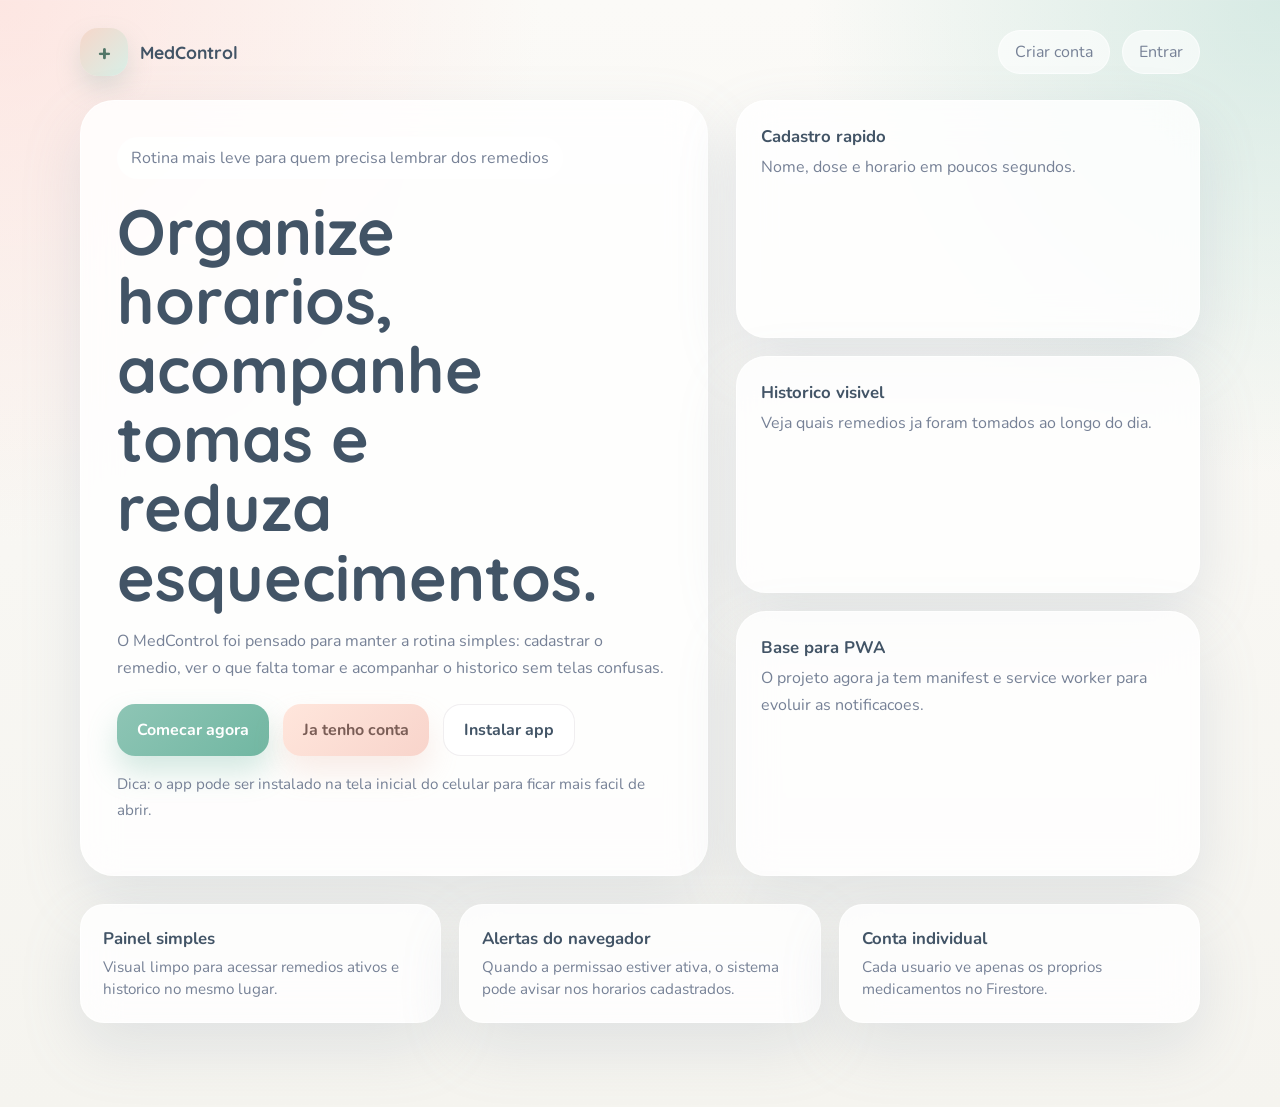
<file: index.html>
<!DOCTYPE html>
<html lang="pt-BR">
<head>
    <meta charset="UTF-8">
    <meta name="viewport" content="width=device-width, initial-scale=1.0">
    <meta name="theme-color" content="#f8f6f1">
    <title>MedControl</title>
    <link rel="manifest" href="manifest.webmanifest">
    <link rel="stylesheet" href="style.css">
</head>
<body>
    <main class="page">
        <header class="topbar">
            <a class="brand" href="index.html">
                <span class="brand-badge">+</span>
                <span>MedControl</span>
            </a>

            <nav class="nav-links">
                <a class="nav-link" href="cadastro.html">Criar conta</a>
                <a class="nav-link" href="login.html">Entrar</a>
            </nav>
        </header>

        <section class="hero">
            <article class="hero-card">
                <span class="hero-kicker">Rotina mais leve para quem precisa lembrar dos remedios</span>
                <h1>Organize horarios, acompanhe tomas e reduza esquecimentos.</h1>
                <p>
                    O MedControl foi pensado para manter a rotina simples: cadastrar o remedio,
                    ver o que falta tomar e acompanhar o historico sem telas confusas.
                </p>

                <div class="hero-actions">
                    <a class="primary-btn" href="cadastro.html">Comecar agora</a>
                    <a class="secondary-btn" href="login.html">Ja tenho conta</a>
                    <button class="ghost-btn" id="btn-instalar" type="button">Instalar app</button>
                </div>

                <p class="footer-note">
                    Dica: o app pode ser instalado na tela inicial do celular para ficar mais facil de abrir.
                </p>
            </article>

            <aside class="hero-side">
                <article class="tip-card">
                    <strong>Cadastro rapido</strong>
                    <span class="muted">Nome, dose e horario em poucos segundos.</span>
                </article>

                <article class="tip-card">
                    <strong>Historico visivel</strong>
                    <span class="muted">Veja quais remedios ja foram tomados ao longo do dia.</span>
                </article>

                <article class="tip-card">
                    <strong>Base para PWA</strong>
                    <span class="muted">O projeto agora ja tem manifest e service worker para evoluir as notificacoes.</span>
                </article>
            </aside>
        </section>

        <section class="feature-grid">
            <article class="stat-card">
                <strong>Painel simples</strong>
                <span class="stat-note">Visual limpo para acessar remedios ativos e historico no mesmo lugar.</span>
            </article>

            <article class="stat-card">
                <strong>Alertas do navegador</strong>
                <span class="stat-note">Quando a permissao estiver ativa, o sistema pode avisar nos horarios cadastrados.</span>
            </article>

            <article class="stat-card">
                <strong>Conta individual</strong>
                <span class="stat-note">Cada usuario ve apenas os proprios medicamentos no Firestore.</span>
            </article>
        </section>
    </main>

    <script type="module" src="js/pwa.js"></script>
</body>
</html>
</file>
<file: style.css>
@import url("https://fonts.googleapis.com/css2?family=Nunito:wght@400;600;700;800&family=Quicksand:wght@600;700&display=swap");

:root {
    --bg: #f8f6f1;
    --bg-accent: #fffaf6;
    --surface: rgba(255, 255, 255, 0.82);
    --surface-strong: #ffffff;
    --line: rgba(154, 140, 152, 0.18);
    --text: #4c5666;
    --text-soft: #768196;
    --heading: #425466;
    --primary: #8ec5b5;
    --primary-strong: #71b7a2;
    --secondary: #f3c6ba;
    --secondary-strong: #e8b2a3;
    --highlight: #f4df9b;
    --success: #78b58f;
    --danger: #dd8b90;
    --shadow: 0 24px 60px rgba(126, 143, 165, 0.18);
    --radius-xl: 28px;
    --radius-lg: 20px;
    --radius-md: 14px;
    --container: 1120px;
}

* {
    box-sizing: border-box;
}

html {
    scroll-behavior: smooth;
}

body {
    margin: 0;
    min-height: 100vh;
    font-family: "Nunito", sans-serif;
    color: var(--text);
    background:
        radial-gradient(circle at top left, rgba(255, 214, 209, 0.55), transparent 32%),
        radial-gradient(circle at top right, rgba(196, 226, 218, 0.65), transparent 28%),
        linear-gradient(180deg, #fbfaf7 0%, #f5f4ef 100%);
}

body::before {
    content: "";
    position: fixed;
    inset: 0;
    pointer-events: none;
    background-image:
        linear-gradient(rgba(255, 255, 255, 0.12) 1px, transparent 1px),
        linear-gradient(90deg, rgba(255, 255, 255, 0.08) 1px, transparent 1px);
    background-size: 32px 32px;
    opacity: 0.35;
}

a {
    color: inherit;
    text-decoration: none;
}

button,
input {
    font: inherit;
}

button {
    border: 0;
    cursor: pointer;
}

input {
    width: 100%;
    padding: 15px 18px;
    border-radius: 16px;
    border: 1px solid var(--line);
    background: rgba(255, 255, 255, 0.92);
    color: var(--text);
    outline: none;
    transition: border-color 0.2s ease, box-shadow 0.2s ease, transform 0.2s ease;
}

input:focus {
    border-color: rgba(113, 183, 162, 0.65);
    box-shadow: 0 0 0 5px rgba(142, 197, 181, 0.18);
    transform: translateY(-1px);
}

.page {
    position: relative;
    z-index: 1;
    width: min(var(--container), calc(100% - 32px));
    margin: 0 auto;
    padding: 28px 0 56px;
}

.topbar {
    display: flex;
    align-items: center;
    justify-content: space-between;
    gap: 16px;
    margin-bottom: 24px;
}

.brand {
    display: inline-flex;
    align-items: center;
    gap: 12px;
    font-family: "Quicksand", sans-serif;
    font-weight: 700;
    font-size: 1.1rem;
    color: var(--heading);
}

.brand-badge {
    width: 48px;
    height: 48px;
    border-radius: 18px;
    display: grid;
    place-items: center;
    background: linear-gradient(135deg, #f6d7ca, #d8efe7);
    box-shadow: 0 12px 25px rgba(137, 173, 163, 0.25);
    color: #527768;
    font-size: 1.35rem;
}

.nav-links {
    display: flex;
    flex-wrap: wrap;
    gap: 12px;
}

.nav-link {
    padding: 10px 16px;
    border-radius: 999px;
    background: rgba(255, 255, 255, 0.62);
    border: 1px solid rgba(255, 255, 255, 0.6);
    color: var(--text-soft);
}

.hero {
    display: grid;
    grid-template-columns: minmax(0, 1.15fr) minmax(280px, 0.85fr);
    gap: 28px;
    align-items: stretch;
    margin-bottom: 28px;
}

.hero-card,
.panel,
.auth-card,
.stat-card,
.tip-card,
.med-card,
.history-card {
    background: var(--surface);
    backdrop-filter: blur(18px);
    border: 1px solid rgba(255, 255, 255, 0.7);
    box-shadow: var(--shadow);
}

.hero-card {
    border-radius: 34px;
    padding: 36px;
}

.hero-kicker {
    display: inline-flex;
    align-items: center;
    gap: 8px;
    padding: 10px 14px;
    border-radius: 999px;
    background: rgba(255, 255, 255, 0.76);
    color: var(--text-soft);
    margin-bottom: 18px;
}

.hero h1,
.auth-card h1,
.panel h1,
.panel h2,
.section-title {
    margin: 0;
    color: var(--heading);
    font-family: "Quicksand", sans-serif;
    line-height: 1.08;
}

.hero h1 {
    font-size: clamp(2.4rem, 5vw, 4.6rem);
    max-width: 12ch;
}

.hero p,
.helper-text,
.muted {
    color: var(--text-soft);
    line-height: 1.7;
}

.hero-actions {
    display: flex;
    flex-wrap: wrap;
    gap: 14px;
    margin-top: 22px;
}

.primary-btn,
.secondary-btn,
.ghost-btn,
.icon-btn {
    display: inline-flex;
    align-items: center;
    justify-content: center;
    gap: 10px;
    padding: 14px 20px;
    border-radius: 18px;
    font-weight: 700;
    transition: transform 0.2s ease, box-shadow 0.2s ease, opacity 0.2s ease;
}

.primary-btn {
    background: linear-gradient(135deg, var(--primary), var(--primary-strong));
    color: #fff;
    box-shadow: 0 16px 30px rgba(113, 183, 162, 0.3);
}

.secondary-btn {
    background: linear-gradient(135deg, #ffe6dc, #f8d4cb);
    color: #7a5d56;
    box-shadow: 0 16px 30px rgba(232, 178, 163, 0.24);
}

.ghost-btn {
    background: rgba(255, 255, 255, 0.74);
    color: var(--heading);
    border: 1px solid rgba(154, 140, 152, 0.15);
}

.icon-btn {
    min-width: 48px;
    min-height: 48px;
    padding: 12px;
    border-radius: 16px;
    background: rgba(255, 255, 255, 0.8);
    color: var(--heading);
}

.primary-btn:hover,
.secondary-btn:hover,
.ghost-btn:hover,
.icon-btn:hover {
    transform: translateY(-2px);
}

.hero-side {
    display: grid;
    gap: 18px;
}

.tip-card {
    border-radius: 30px;
    padding: 24px;
}

.tip-card strong,
.stat-card strong {
    display: block;
    color: var(--heading);
    font-size: 1.05rem;
    margin-bottom: 6px;
}

.feature-grid,
.stats-grid,
.dashboard-grid {
    display: grid;
    gap: 18px;
}

.feature-grid {
    grid-template-columns: repeat(3, minmax(0, 1fr));
    margin-bottom: 28px;
}

.panel-grid {
    display: grid;
    grid-template-columns: minmax(0, 1.1fr) minmax(280px, 0.9fr);
    gap: 20px;
}

.panel,
.auth-card {
    border-radius: var(--radius-xl);
    padding: 28px;
}

.panel h2,
.section-title {
    font-size: 1.5rem;
    margin-bottom: 10px;
}

.stats-grid {
    grid-template-columns: repeat(3, minmax(0, 1fr));
}

.stat-card {
    border-radius: 24px;
    padding: 22px;
}

.stat-number {
    display: block;
    font-family: "Quicksand", sans-serif;
    font-size: 2rem;
    color: var(--heading);
}

.stat-note {
    color: var(--text-soft);
    font-size: 0.95rem;
}

.auth-shell {
    min-height: 100vh;
    display: grid;
    place-items: center;
    padding: 24px 0;
}

.auth-card {
    width: min(540px, calc(100% - 32px));
}

.auth-card h1 {
    font-size: clamp(2rem, 4vw, 3rem);
    margin-bottom: 12px;
}

.auth-form {
    display: grid;
    gap: 14px;
    margin-top: 24px;
}

.auth-footer {
    margin-top: 18px;
    color: var(--text-soft);
}

.auth-footer a {
    color: var(--heading);
    font-weight: 700;
}

.dashboard-shell {
    display: grid;
    gap: 22px;
}

.dashboard-header {
    display: flex;
    align-items: center;
    justify-content: space-between;
    gap: 18px;
    padding: 28px;
    border-radius: 34px;
    background: linear-gradient(135deg, rgba(255, 243, 234, 0.9), rgba(232, 244, 239, 0.9));
    border: 1px solid rgba(255, 255, 255, 0.7);
    box-shadow: var(--shadow);
}

.dashboard-title {
    display: grid;
    gap: 10px;
}

.dashboard-title h1 {
    font-size: clamp(2rem, 4vw, 3.2rem);
}

.pill {
    display: inline-flex;
    align-items: center;
    gap: 8px;
    padding: 9px 14px;
    border-radius: 999px;
    background: rgba(255, 255, 255, 0.72);
    color: var(--text-soft);
    font-size: 0.95rem;
}

.notification-card {
    border-radius: 28px;
    padding: 22px;
    background: rgba(255, 255, 255, 0.72);
    border: 1px solid rgba(255, 255, 255, 0.8);
}

.notification-state {
    display: inline-flex;
    align-items: center;
    gap: 8px;
    padding: 8px 12px;
    border-radius: 999px;
    margin-top: 12px;
    font-weight: 700;
}

.notification-state.pending {
    background: rgba(244, 223, 155, 0.32);
    color: #8f7342;
}

.notification-state.active {
    background: rgba(120, 181, 143, 0.2);
    color: #537a61;
}

.notification-state.blocked {
    background: rgba(221, 139, 144, 0.18);
    color: #925a62;
}

.form-grid {
    display: grid;
    gap: 14px;
}

.actions-row {
    display: flex;
    flex-wrap: wrap;
    gap: 12px;
}

.med-list,
.history-list {
    display: grid;
    gap: 14px;
    margin-top: 20px;
}

.med-card {
    border-radius: 22px;
    padding: 18px;
}

.med-card-head {
    display: flex;
    align-items: flex-start;
    justify-content: space-between;
    gap: 14px;
    margin-bottom: 10px;
}

.med-card h3 {
    margin: 0;
    color: var(--heading);
    font-size: 1.2rem;
}

.med-meta {
    display: flex;
    flex-wrap: wrap;
    gap: 10px;
    margin: 12px 0 0;
}

.tag {
    display: inline-flex;
    align-items: center;
    gap: 8px;
    padding: 8px 12px;
    border-radius: 999px;
    background: rgba(247, 246, 244, 0.95);
    color: var(--text-soft);
}

.med-actions {
    display: flex;
    flex-wrap: wrap;
    gap: 10px;
    margin-top: 16px;
}

.action-success {
    background: linear-gradient(135deg, #92c9a6, #78b58f);
    color: #fff;
}

.action-soft {
    background: linear-gradient(135deg, #fbe2d9, #f4d3c7);
    color: #7b5b54;
}

.action-danger {
    background: linear-gradient(135deg, #efb4bb, #df8d95);
    color: #fff;
}

.history-card {
    border-radius: 22px;
    padding: 18px;
}

.history-item {
    display: flex;
    align-items: center;
    justify-content: space-between;
    gap: 16px;
}

.history-item strong {
    color: var(--heading);
}

.empty-state {
    padding: 24px;
    border-radius: 22px;
    background: rgba(255, 255, 255, 0.6);
    color: var(--text-soft);
    text-align: left;
}

.install-tip {
    margin-top: 12px;
    color: var(--text-soft);
    font-size: 0.95rem;
}

.footer-note {
    margin-top: 16px;
    color: var(--text-soft);
    font-size: 0.95rem;
}

@media (max-width: 920px) {
    .hero,
    .panel-grid {
        grid-template-columns: 1fr;
    }

    .feature-grid,
    .stats-grid {
        grid-template-columns: 1fr;
    }

    .dashboard-header {
        flex-direction: column;
        align-items: flex-start;
    }
}

@media (max-width: 640px) {
    .page {
        width: min(var(--container), calc(100% - 20px));
        padding-top: 18px;
    }

    .topbar {
        flex-direction: column;
        align-items: flex-start;
    }

    .hero-card,
    .panel,
    .auth-card,
    .dashboard-header {
        padding: 22px;
        border-radius: 26px;
    }

    .hero h1 {
        max-width: 100%;
    }

    .actions-row,
    .hero-actions,
    .med-actions {
        flex-direction: column;
    }

    .primary-btn,
    .secondary-btn,
    .ghost-btn {
        width: 100%;
    }
}
</file>
